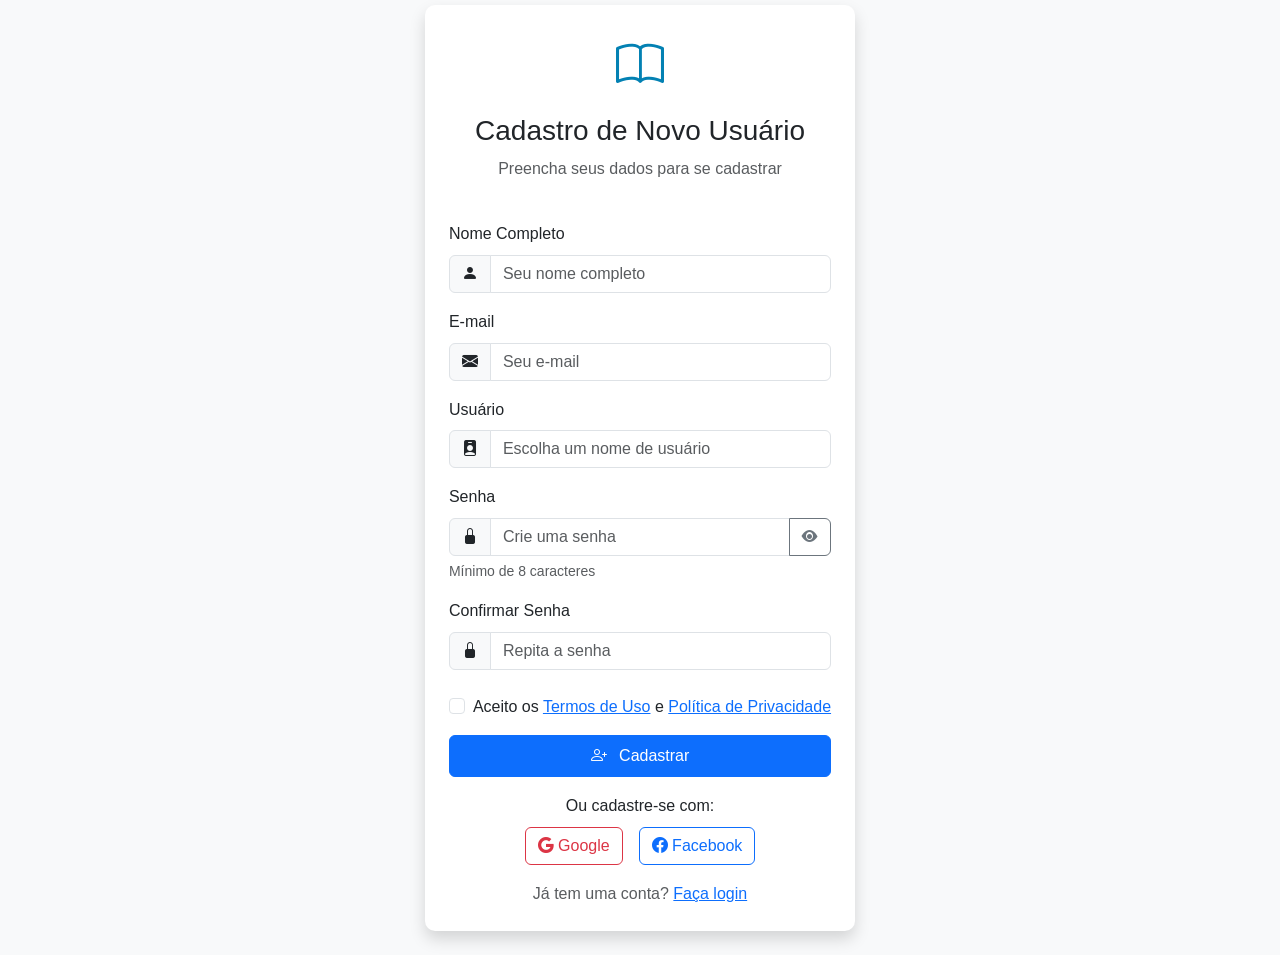
<file: cadastro.html>
<!DOCTYPE html>
<html lang="pt-BR">
<head>
  <meta charset="UTF-8">
  <title>Cadastro - Gnosis</title>
  <meta name="viewport" content="width=device-width, initial-scale=1">
  <link rel="stylesheet" href="https://cdn.jsdelivr.net/npm/bootstrap@5.3.3/dist/css/bootstrap.min.css">
  <link rel="stylesheet" href="https://cdn.jsdelivr.net/npm/bootstrap-icons@1.11.1/font/bootstrap-icons.css">
  <link rel="stylesheet" href="style.css">
</head>
<body class="bg-light d-flex justify-content-center align-items-center vh-100">
<div class="login-container">
  <div class="card p-4 shadow" style="width: 100%; max-width: 500px; border-radius: 10px;">
    <div class="text-center mb-4">
      <i class="bi bi-book" style="font-size: 3rem; color: var(--primary-color);"></i>
      <h3 class="mt-2">Cadastro de Novo Usuário</h3>
      <p class="text-muted">Preencha seus dados para se cadastrar</p>
    </div>
    
    <form id="formCadastro">
      <div class="mb-3">
        <label for="nome" class="form-label">Nome Completo</label>
        <div class="input-group">
          <span class="input-group-text"><i class="bi bi-person-fill"></i></span>
          <input type="text" id="nome" name="nome" class="form-control" placeholder="Seu nome completo" required>
        </div>
      </div>
      
      <div class="mb-3">
        <label for="email" class="form-label">E-mail</label>
        <div class="input-group">
          <span class="input-group-text"><i class="bi bi-envelope-fill"></i></span>
          <input type="email" id="email" name="email" class="form-control" placeholder="Seu e-mail" required>
        </div>
      </div>
      
      <div class="mb-3">
        <label for="usuario" class="form-label">Usuário</label>
        <div class="input-group">
          <span class="input-group-text"><i class="bi bi-person-badge-fill"></i></span>
          <input type="text" id="usuario" name="usuario" class="form-control" placeholder="Escolha um nome de usuário" required>
        </div>
        <div class="form-text" id="usuario-feedback"></div>
      </div>
      
      <div class="mb-3">
        <label for="senha" class="form-label">Senha</label>
        <div class="input-group">
          <span class="input-group-text"><i class="bi bi-lock-fill"></i></span>
          <input type="password" id="senha" name="senha" class="form-control" placeholder="Crie uma senha" required>
          <button class="btn btn-outline-secondary" type="button" id="togglePassword">
            <i class="bi bi-eye-fill"></i>
          </button>
        </div>
        <div class="form-text">Mínimo de 8 caracteres</div>
      </div>
      
      <div class="mb-4">
        <label for="confirmarSenha" class="form-label">Confirmar Senha</label>
        <div class="input-group">
          <span class="input-group-text"><i class="bi bi-lock-fill"></i></span>
          <input type="password" id="confirmarSenha" name="confirmarSenha" class="form-control" placeholder="Repita a senha" required>
        </div>
        <div class="invalid-feedback" id="senha-feedback"></div>
      </div>
      
      <div class="mb-3 form-check">
        <input type="checkbox" class="form-check-input" id="termos" required>
        <label class="form-check-label" for="termos">Aceito os <a href="#" data-bs-toggle="modal" data-bs-target="#termosModal">Termos de Uso</a> e <a href="#">Política de Privacidade</a></label>
      </div>
      
      <button type="submit" class="btn btn-primary w-100 py-2 mb-3">
        <i class="bi bi-person-plus me-2"></i> Cadastrar
      </button>
      
      <div class="text-center">
        <p class="mb-2">Ou cadastre-se com:</p>
        <div class="d-flex justify-content-center gap-3">
          <button type="button" class="btn btn-outline-danger">
            <i class="bi bi-google"></i> Google
          </button>
          <button type="button" class="btn btn-outline-primary">
            <i class="bi bi-facebook"></i> Facebook
          </button>
        </div>
        <p class="mt-3 mb-0 text-muted">Já tem uma conta? <a href="login.html" class="text-primary">Faça login</a></p>
      </div>
    </form>
  </div>
</div>

<!-- Modal Termos de Uso -->
<div class="modal fade" id="termosModal" tabindex="-1" aria-hidden="true">
  <div class="modal-dialog modal-lg">
    <div class="modal-content">
      <div class="modal-header">
        <h5 class="modal-title">Termos de Uso</h5>
        <button type="button" class="btn-close" data-bs-dismiss="modal" aria-label="Close"></button>
      </div>
      <div class="modal-body">
        <h6>1. Aceitação dos Termos</h6>
        <p>Ao se cadastrar no sistema Gnosis, você concorda com estes termos de uso...</p>
        
        <h6>2. Uso do Sistema</h6>
        <p>O sistema é destinado exclusivamente para fins educacionais...</p>
        
        <h6>3. Responsabilidades</h6>
        <p>O usuário é responsável por manter a confidencialidade de sua senha...</p>
      </div>
      <div class="modal-footer">
        <button type="button" class="btn btn-secondary" data-bs-dismiss="modal">Fechar</button>
      </div>
    </div>
  </div>
</div>

<script src="https://cdn.jsdelivr.net/npm/bootstrap@5.3.3/dist/js/bootstrap.bundle.min.js"></script>
<script>
  // Função para verificar se usuário já existe
  function verificarUsuarioExistente(usuario) {
    const usuarios = JSON.parse(localStorage.getItem('usuarios') || '[]');
    return usuarios.some(u => u.usuario === usuario);
  }

  // Alternar visibilidade da senha
  document.getElementById('togglePassword').addEventListener('click', function() {
    const senha = document.getElementById('senha');
    const icon = this.querySelector('i');
    if (senha.type === 'password') {
      senha.type = 'text';
      icon.classList.remove('bi-eye-fill');
      icon.classList.add('bi-eye-slash-fill');
    } else {
      senha.type = 'password';
      icon.classList.remove('bi-eye-slash-fill');
      icon.classList.add('bi-eye-fill');
    }
  });

  // Validação em tempo real do usuário
  document.getElementById('usuario').addEventListener('blur', function() {
    const usuario = this.value.trim();
    const feedback = document.getElementById('usuario-feedback');
    
    if (usuario.length < 4) {
      feedback.textContent = 'O usuário deve ter pelo menos 4 caracteres';
      feedback.style.color = 'red';
    } else if (verificarUsuarioExistente(usuario)) {
      feedback.textContent = 'Este usuário já está em uso';
      feedback.style.color = 'red';
    } else {
      feedback.textContent = 'Usuário disponível';
      feedback.style.color = 'green';
    }
  });

  // Validação do formulário
  document.getElementById('formCadastro').addEventListener('submit', function(e) {
    e.preventDefault();
    
    const nome = document.getElementById('nome').value.trim();
    const email = document.getElementById('email').value.trim();
    const usuario = document.getElementById('usuario').value.trim();
    const senha = document.getElementById('senha').value;
    const confirmarSenha = document.getElementById('confirmarSenha').value;
    const feedback = document.getElementById('senha-feedback');
    
    // Validações
    if (senha !== confirmarSenha) {
      feedback.textContent = 'As senhas não coincidem!';
      feedback.style.display = 'block';
      document.getElementById('confirmarSenha').classList.add('is-invalid');
      return;
    }
    
    if (senha.length < 8) {
      feedback.textContent = 'A senha deve ter no mínimo 8 caracteres!';
      feedback.style.display = 'block';
      document.getElementById('senha').classList.add('is-invalid');
      return;
    }
    
    if (verificarUsuarioExistente(usuario)) {
      alert('Este usuário já está cadastrado!');
      return;
    }
    
    // Cadastro do usuário
    const novoUsuario = {
      id: Date.now(),
      nome,
      email,
      usuario,
      senha, // Em aplicação real, isso seria hash da senha
      dataCadastro: new Date().toISOString()
    };
    
    const usuarios = JSON.parse(localStorage.getItem('usuarios') || '[]');
    usuarios.push(novoUsuario);
    localStorage.setItem('usuarios', JSON.stringify(usuarios));
    localStorage.setItem('usuarioLogado', JSON.stringify(novoUsuario));
    
    alert('Cadastro realizado com sucesso! Redirecionando...');
    window.location.href = 'index.html';
  });
</script>

<script>
  function verificarUsuarioExistente(usuario) {
    const usuarios = JSON.parse(localStorage.getItem('usuarios') || '[]');
    return usuarios.some(u => u.usuario === usuario);
  }

  document.getElementById('formCadastro').addEventListener('submit', function(e) {
    e.preventDefault();

    const nome = document.getElementById('nome').value.trim();
    const email = document.getElementById('email').value.trim();
    const usuario = document.getElementById('usuario').value.trim();
    const senha = document.getElementById('senha').value;
    const confirmarSenha = document.getElementById('confirmarSenha').value;

    if (senha !== confirmarSenha) {
      alert('As senhas não coincidem!');
      return;
    }

    if (verificarUsuarioExistente(usuario)) {
      alert('Este nome de usuário já está em uso.');
      return;
    }

    const novoUsuario = { nome, email, usuario, senha };
    const usuarios = JSON.parse(localStorage.getItem('usuarios') || '[]');
    usuarios.push(novoUsuario);
    localStorage.setItem('usuarios', JSON.stringify(usuarios));

    alert('Cadastro realizado com sucesso! Redirecionando para o login...');
    window.location.href = 'login.html';
  });

  document.getElementById('togglePassword').addEventListener('click', function() {
    const senha = document.getElementById('senha');
    const icon = this.querySelector('i');
    if (senha.type === 'password') {
      senha.type = 'text';
      icon.classList.remove('bi-eye-fill');
      icon.classList.add('bi-eye-slash-fill');
    } else {
      senha.type = 'password';
      icon.classList.remove('bi-eye-slash-fill');
      icon.classList.add('bi-eye-fill');
    }
  });
</script>

</body>
</html>
</file>
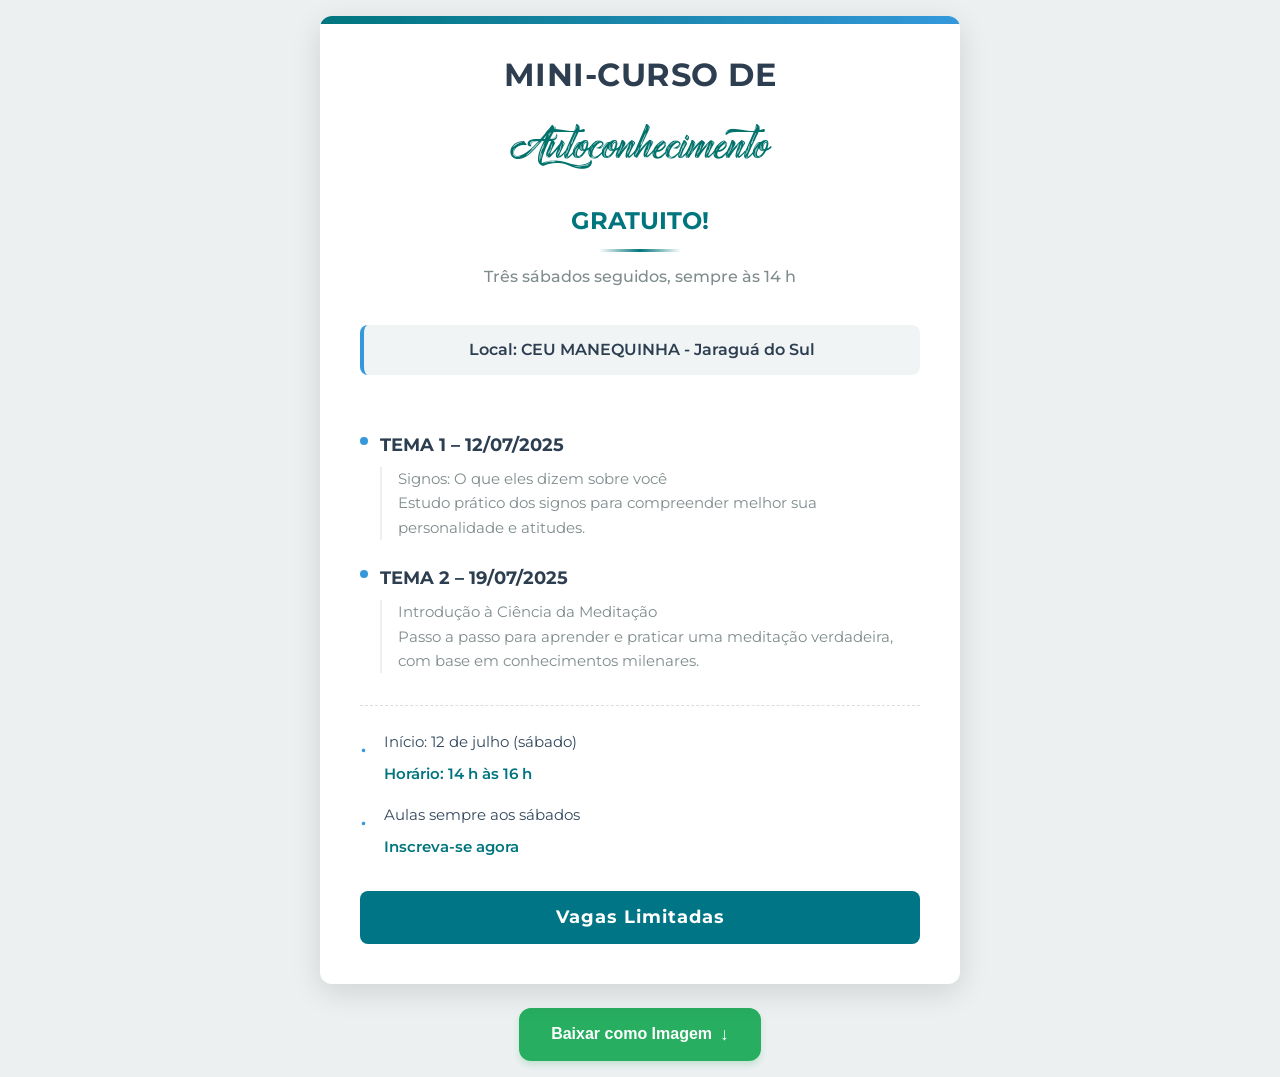
<file: divulga.html>
<!DOCTYPE html>
<html lang="pt-BR">
<head>
    <meta charset="UTF-8">
    <meta name="viewport" content="width=device-width, initial-scale=1.0">
    <title>Mini-Curso de Autoconhecimento</title>
    <link rel="preconnect" href="https://fonts.googleapis.com">
    <link rel="preconnect" href="https://fonts.gstatic.com" crossorigin>
    <link href="https://fonts.googleapis.com/css2?family=Montserrat:wght@400;600;700&display=swap" rel="stylesheet">
    <style>
        :root {
            --primary: #2c3e50;
            --secondary: #00757e;
            --accent: #3498db;
            --light: #ecf0f1;
            --dark: #2c3e50;
            --text: #34495e;
            --text-light: #7f8c8d;
            --success: #27ae60;
            --border-radius: 12px;
            --box-shadow: 0 8px 30px rgba(0, 0, 0, 0.12);
            --transition: all 0.3s cubic-bezier(0.25, 0.8, 0.25, 1);
        }

        @font-face {
            font-family: 'Amontillado';
            src: url('Amontillado.ttf') format('truetype');
            font-weight: normal;
            font-style: normal;
        }
        
        * {
            margin: 0;
            padding: 0;
            box-sizing: border-box;
        }
        
        body {
            font-family: 'Montserrat', sans-serif;
            background-color: var(--light);
            display: grid;
            place-items: center;
            min-height: 100vh;
            padding: 1rem;
            line-height: 1.6;
            color: var(--text);
        }
        
        .poster-container {
            width: 100%;
            max-width: 640px;
            display: grid;
            gap: 1.5rem;
        }
        
        .poster {
            width: 100%;
            background-color: rgb(255, 255, 255);
            border-radius: var(--border-radius);
            box-shadow: var(--box-shadow);
            padding: 2.5rem;
            overflow: hidden;
            position: relative;
        }

        .poster::before {
            content: "";
            position: absolute;
            top: 0;
            left: 0;
            width: 100%;
            height: 8px;
            background: linear-gradient(90deg, var(--secondary), var(--accent));
        }
        
        .header {
            text-align: center;
            margin-bottom: 2rem;
            display: grid;
            gap: 0.75rem;
        }
        
        h1 {
            color: var(--dark);
            font-size: clamp(1.75rem, 4vw, 2rem);
            margin-bottom: 0.5rem;
            text-transform: uppercase;
            font-weight: 700;
            letter-spacing: 0.5px;
            line-height: 1.2;
        }
        
        h1 span {
            font-family: 'Amontillado', serif;
            letter-spacing: 0px;
            text-transform: none;
            font-weight: normal;
            display: block;
            line-height: 1;
            margin-top: 0.5rem;
            font-size: clamp(3.5rem, 10vw, 5rem);
            color: rgb(0, 114, 108);
            text-shadow: 2px 2px 4px rgba(255, 255, 255, 0.5);
        }

        .gratuito {
            color: var(--secondary);
            font-weight: 700;
            font-size: clamp(1.25rem, 3vw, 1.5rem);
            text-align: center;
            position: relative;
            display: inline-block;
            align-self: center;
            margin: 0 auto;
        }

        .gratuito::after {
            content: "";
            display: block;
            width: 60%;
            height: 3px;
            background: linear-gradient(90deg, transparent, var(--secondary), transparent);
            margin: 0.5rem auto 0;
        }
        
        .info-line {
            font-size: 1rem;
            color: var(--text-light);
            text-align: center;
            font-weight: 500;
        }
        
        .local {
            font-weight: 600;
            margin: 1.5rem 0;
            text-align: center;
            color: var(--dark);
            background-color: rgba(236, 240, 241, 0.7);
            padding: 0.75rem;
            border-radius: 8px;
            border-left: 4px solid var(--accent);
        }
        
        .themes-container {
            display: grid;
            gap: 1.5rem;
            margin: 2rem 0;
        }

        .theme {
            padding-left: 1.25rem;
            position: relative;
        }
        
        .theme::before {
            content: "";
            position: absolute;
            left: 0;
            top: 0.35em;
            width: 8px;
            height: 8px;
            background-color: var(--accent);
            border-radius: 50%;
        }
        
        .theme-title {
            font-weight: 700;
            color: var(--dark);
            font-size: 1.1rem;
            margin-bottom: 0.5rem;
        }
        
        .theme-description {
            color: var(--text-light);
            font-size: 0.95rem;
            padding-left: 1rem;
            border-left: 2px solid var(--light);
        }
        
        .details {
            display: grid;
            gap: 1rem;
            margin-top: 2rem;
            padding-top: 1.5rem;
            border-top: 1px dashed #ddd;
        }

        .detail-item {
            display: grid;
            gap: 0.5rem;
            color: var(--text);
            font-size: 0.95rem;
            padding-left: 1.5rem;
            position: relative;
        }

        .detail-item::before {
            content: "•";
            color: var(--accent);
            font-size: 1.5rem;
            position: absolute;
            left: 0;
            top: 0;
        }
        
        .detail-item h3 {
            font-weight: 600;
            color: var(--secondary);
            font-size: 0.95rem;
            margin: 0;
        }
        
        .vagas {
            text-align: center;
            font-weight: 700;
            margin-top: 2rem;
            font-size: 1.1rem;
            letter-spacing: 1px;
            padding: 0.75rem;
            background-color: rgb(0, 117, 133);
            border-radius: 8px;
            color: rgb(255, 255, 255);
        }
        
        .download-btn {
            background-color: var(--success);
            color: white;
            border: none;
            padding: 1rem 2rem;
            font-size: 1rem;
            font-weight: 600;
            border-radius: var(--border-radius);
            cursor: pointer;
            transition: var(--transition);
            box-shadow: 0 4px 6px rgba(39, 174, 96, 0.2);
            width: fit-content;
            justify-self: center;
            display: flex;
            align-items: center;
            gap: 0.5rem;
        }
        
        .download-btn:hover {
            transform: translateY(-2px);
            box-shadow: 0 6px 12px rgba(39, 174, 96, 0.3);
        }

        .download-btn::after {
            content: "↓";
            font-size: 1.1rem;
        }

        @media (max-width: 640px) {
            .poster {
                padding: 1.75rem;
            }
        }

        @media (max-width: 480px) {
            .poster {
                padding: 1.5rem 1.25rem;
            }

            h1 span {
                font-size: clamp(3rem, 12vw, 4rem);
            }

            .theme, .detail-item {
                font-size: 0.9rem;
            }
        }
    </style>
</head>
<body>
    <div class="poster-container">
        <div class="poster" id="poster">
            <div class="header">
                <h1>MINI-CURSO DE <span>Autoconhecimento</span></h1>
                <div class="gratuito">GRATUITO!</div>
                <div class="info-line">Três sábados seguidos, sempre às 14 h</div>
                <div class="local">Local: CEU MANEQUINHA - Jaraguá do Sul</div>
            </div>
            
            <div class="themes-container">
                <div class="theme">
                    <div class="theme-title">TEMA 1 – 12/07/2025</div>
                    <div class="theme-description">
                        Signos: O que eles dizem sobre você<br>
                        Estudo prático dos signos para compreender melhor sua personalidade e atitudes.
                    </div>
                </div>
                
                <div class="theme">
                    <div class="theme-title">TEMA 2 – 19/07/2025</div>
                    <div class="theme-description">
                        Introdução à Ciência da Meditação<br>
                        Passo a passo para aprender e praticar uma meditação verdadeira, com base em conhecimentos milenares.
                    </div>
                </div>
            </div>
            
            <div class="details">
                <div class="detail-item">
                    Início: 12 de julho (sábado)
                    <h3>Horário: 14 h às 16 h</h3>
                </div>
                
                <div class="detail-item">
                    Aulas sempre aos sábados
                    <h3>Inscreva-se agora</h3>
                </div>
            </div>
            
            <div class="vagas">Vagas Limitadas</div>
        </div>
        
        <button class="download-btn" id="downloadBtn">Baixar como Imagem</button>
    </div>

    <script src="https://html2canvas.hertzen.com/dist/html2canvas.min.js"></script>
    <script>
        document.getElementById('downloadBtn').addEventListener('click', function() {
            const poster = document.getElementById('poster');
            this.disabled = true;
            this.textContent = "Gerando imagem...";
            
            const options = {
                scale: 3,
                logging: false,
                useCORS: true,
                allowTaint: true,
                backgroundColor: '#ffffff'
            };
            
            html2canvas(poster, options).then(canvas => {
                const link = document.createElement('a');
                link.download = 'mini-curso-autoconhecimento.png';
                link.href = canvas.toDataURL('image/png');
                link.click();
                
                this.disabled = false;
                this.innerHTML = 'Baixar como Imagem <span style="font-size:1.1rem">↓</span>';
            });
        });
    </script>
</body>
</html>
</file>
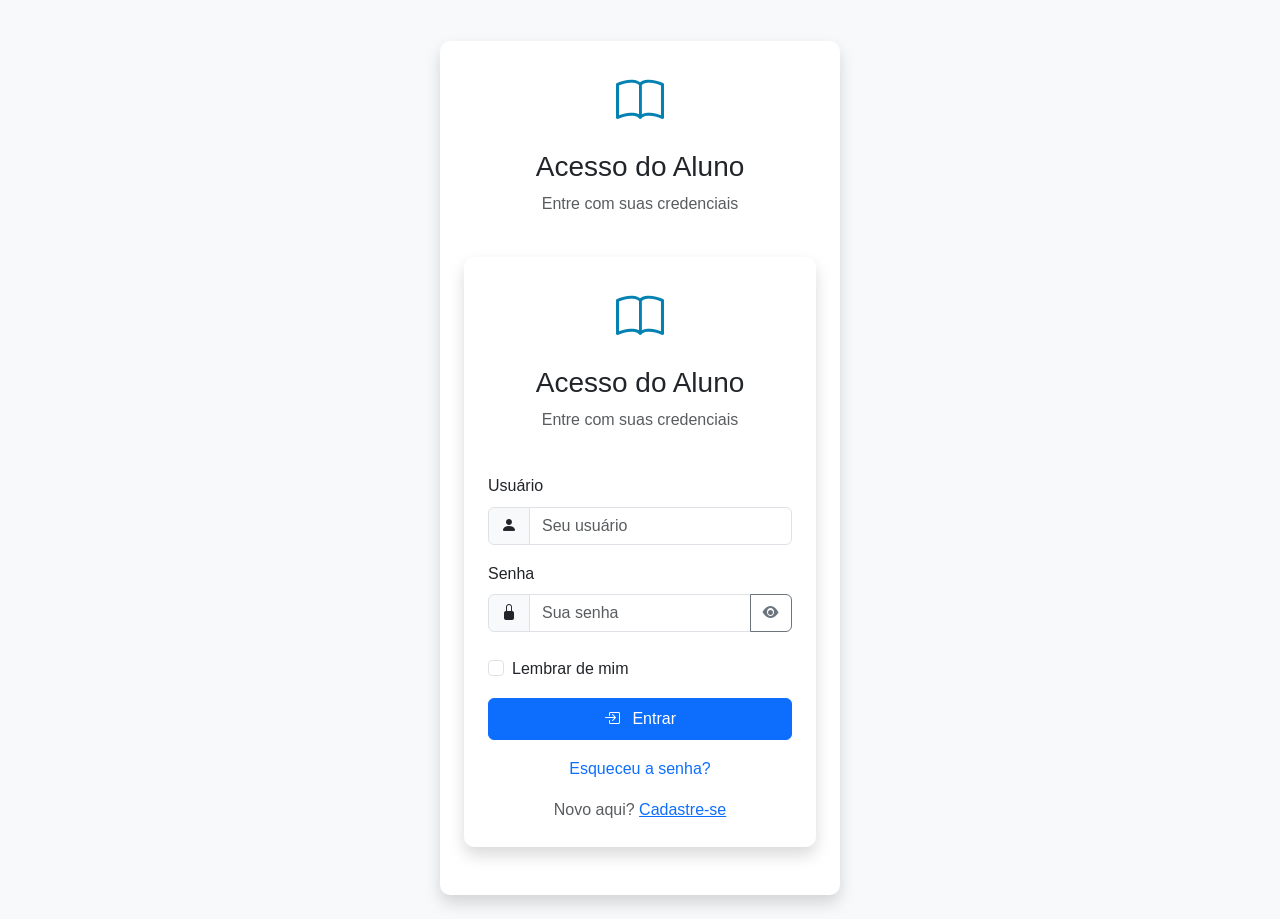
<file: login.html>
<!DOCTYPE html>
<html lang="pt-BR">
<head>
  <meta charset="UTF-8">
  <title>Login - Gnosis</title>
  <meta name="viewport" content="width=device-width, initial-scale=1">
  <link rel="stylesheet" href="https://cdn.jsdelivr.net/npm/bootstrap@5.3.3/dist/css/bootstrap.min.css">
  <link rel="stylesheet" href="https://cdn.jsdelivr.net/npm/bootstrap-icons@1.11.1/font/bootstrap-icons.css">
  <link rel="stylesheet" href="style.css">
</head>
<body class="bg-light d-flex justify-content-center align-items-center vh-100">
<div class="login-container">
  <div class="card p-4 shadow" style="width: 100%; max-width: 400px; border-radius: 10px;">
    <div class="text-center mb-4">
      <i class="bi bi-book" style="font-size: 3rem; color: var(--primary-color);"></i>
      <h3 class="mt-2">Acesso do Aluno</h3>
      <p class="text-muted">Entre com suas credenciais</p>
    </div>
    <!DOCTYPE html>
<html lang="pt-BR">
<head>
  <meta charset="UTF-8">
  <title>Login - Gnosis</title>
  <meta name="viewport" content="width=device-width, initial-scale=1">
  <link rel="stylesheet" href="https://cdn.jsdelivr.net/npm/bootstrap@5.3.3/dist/css/bootstrap.min.css">
  <link rel="stylesheet" href="https://cdn.jsdelivr.net/npm/bootstrap-icons@1.11.1/font/bootstrap-icons.css">
  <link rel="stylesheet" href="style.css">
</head>
<body class="bg-light d-flex justify-content-center align-items-center vh-100">
<div class="login-container">
  <div class="card p-4 shadow" style="width: 100%; max-width: 400px; border-radius: 10px;">
    <div class="text-center mb-4">
      <i class="bi bi-book" style="font-size: 3rem; color: var(--primary-color);"></i>
      <h3 class="mt-2">Acesso do Aluno</h3>
      <p class="text-muted">Entre com suas credenciais</p>
    </div>
    
    <form id="loginForm">
      <div class="mb-3">
        <label for="usuario" class="form-label">Usuário</label>
        <div class="input-group">
          <span class="input-group-text"><i class="bi bi-person-fill"></i></span>
          <input type="text" id="usuario" name="usuario" class="form-control" placeholder="Seu usuário" required>
        </div>
      </div>
      
      <div class="mb-4">
        <label for="senha" class="form-label">Senha</label>
        <div class="input-group">
          <span class="input-group-text"><i class="bi bi-lock-fill"></i></span>
          <input type="password" id="senha" name="senha" class="form-control" placeholder="Sua senha" required>
          <button class="btn btn-outline-secondary" type="button" id="togglePassword">
            <i class="bi bi-eye-fill"></i>
          </button>
        </div>
        <div class="invalid-feedback" id="login-feedback"></div>
      </div>
      
      <div class="mb-3 form-check">
        <input type="checkbox" class="form-check-input" id="lembrar">
        <label class="form-check-label" for="lembrar">Lembrar de mim</label>
      </div>
      
      <button type="submit" class="btn btn-primary w-100 py-2 mb-3">
        <i class="bi bi-box-arrow-in-right me-2"></i> Entrar
      </button>
      
      <div class="text-center">
        <a href="recuperar-senha.html" class="text-decoration-none">Esqueceu a senha?</a>
        <p class="mt-3 mb-0 text-muted">Novo aqui? <a href="cadastro.html" class="text-primary">Cadastre-se</a></p>
      </div>
    </form>
<script src="https://cdn.jsdelivr.net/npm/bootstrap@5.3.3/dist/js/bootstrap.bundle.min.js"></script>
<script>
  // Alternar visibilidade da senha
  document.getElementById('togglePassword').addEventListener('click', function() {
    const senha = document.getElementById('senha');
    const icon = this.querySelector('i');
    if (senha.type === 'password') {
      senha.type = 'text';
      icon.classList.remove('bi-eye-fill');
      icon.classList.add('bi-eye-slash-fill');
    } else {
      senha.type = 'password';
      icon.classList.remove('bi-eye-slash-fill');
      icon.classList.add('bi-eye-fill');
    }
  });

  // Verificar credenciais
  function verificarCredenciais(usuario, senha) {
    const usuarios = JSON.parse(localStorage.getItem('usuarios') || '[]');
    return usuarios.find(u => u.usuario === usuario && u.senha === senha);
  }

  // Login
  document.getElementById('loginForm').addEventListener('submit', function(e) {
    e.preventDefault();

    const usuario = document.getElementById('usuario').value.trim();
    const senha = document.getElementById('senha').value;
    const feedback = document.getElementById('login-feedback');
    const lembrar = document.getElementById('lembrar').checked;

    const usuarioEncontrado = verificarCredenciais(usuario, senha);

    if (!usuarioEncontrado) {
      feedback.textContent = 'Usuário ou senha incorretos!';
      feedback.style.display = 'block';
      document.getElementById('senha').classList.add('is-invalid');
      return;
    }

    localStorage.setItem('usuarioLogado', JSON.stringify(usuarioEncontrado));

    if (lembrar) {
      localStorage.setItem('credenciaisSalvas', JSON.stringify({
        usuario,
        lembrar: true
      }));
    } else {
      localStorage.removeItem('credenciaisSalvas');
    }

    window.location.href = 'index.html';
  });

  // Preencher campos com dados salvos
  document.addEventListener('DOMContentLoaded', () => {
    const credenciais = JSON.parse(localStorage.getItem('credenciaisSalvas') || 'null');
    if (credenciais && credenciais.lembrar) {
      document.getElementById('usuario').value = credenciais.usuario || '';
      document.getElementById('lembrar').checked = true;
    }
  });
</script>
</body>
</html>
</file>
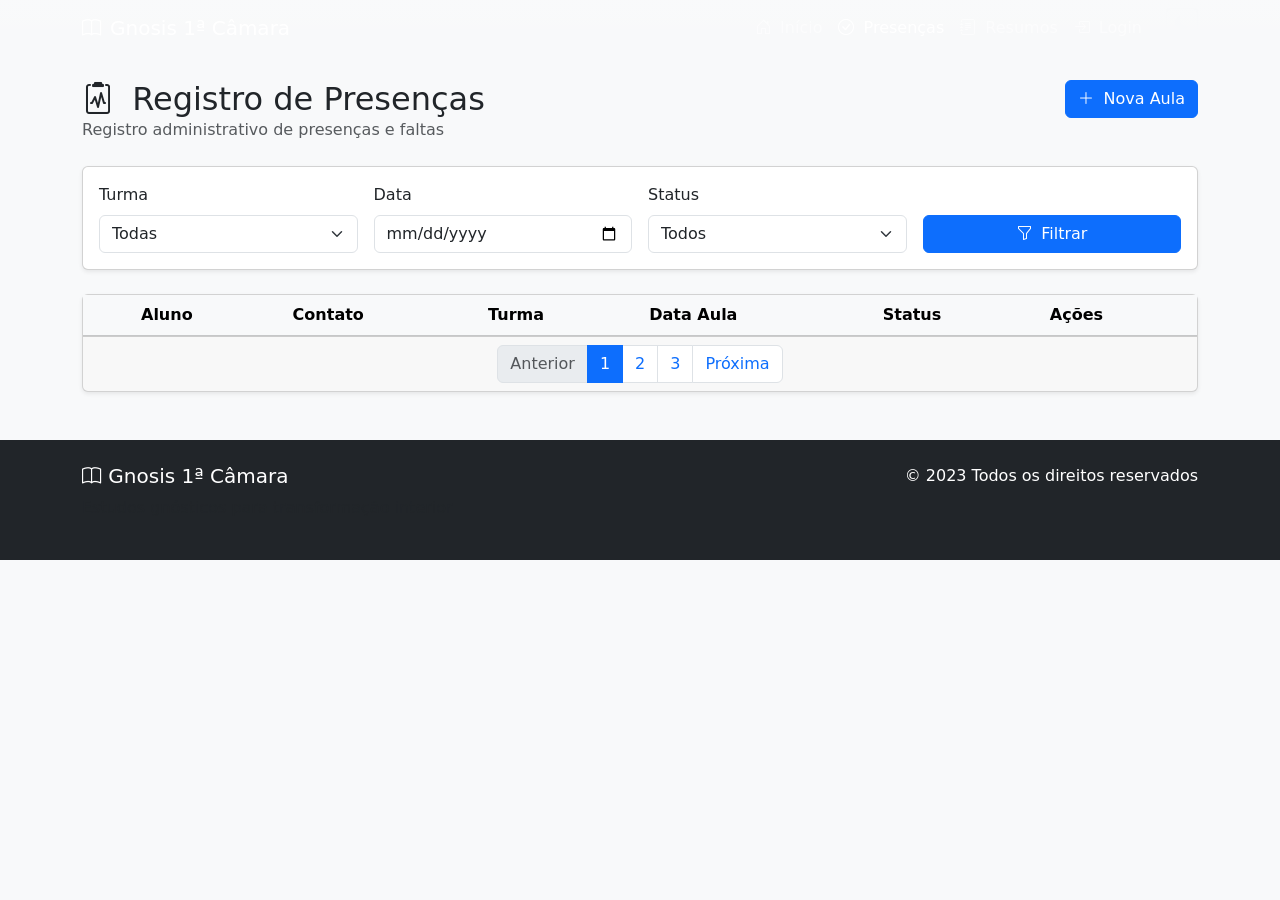
<file: presenca.html>
<!DOCTYPE html>
<html lang="pt-BR">
<head>
  <meta charset="UTF-8">
  <title>Registro de Presenças - Admin</title>
  <meta name="viewport" content="width=device-width, initial-scale=1">
  <link rel="stylesheet" href="https://cdn.jsdelivr.net/npm/bootstrap@5.3.3/dist/css/bootstrap.min.css">
  <link rel="stylesheet" href="https://cdn.jsdelivr.net/npm/bootstrap-icons@1.11.1/font/bootstrap-icons.css">
  <link rel="stylesheet" href="presenca.css">
  <script defer src="cadastro.js"></script>
</head>
<body class="bg-light">
<nav class="navbar navbar-expand-lg navbar-dark bg-gradient">
  <div class="container">
    <a class="navbar-brand d-flex align-items-center" href="index.html">
      <i class="bi bi-book me-2"></i>
      <span>Gnosis 1ª Câmara</span>
    </a>
    <button class="navbar-toggler" type="button" data-bs-toggle="collapse" data-bs-target="#navbarNav">
      <span class="navbar-toggler-icon"></span>
    </button>
    <div class="collapse navbar-collapse" id="navbarNav">
      <ul class="navbar-nav ms-auto">
        <li class="nav-item"><a class="nav-link" href="index.html"><i class="bi bi-house-door me-1"></i> Início</a></li>
        <li class="nav-item"><a class="nav-link active" href="#"><i class="bi bi-check-circle me-1"></i> Presenças</a></li>
        <li class="nav-item"><a class="nav-link" href="resumos.html"><i class="bi bi-journal-text me-1"></i> Resumos</a></li>
        <li class="nav-item"><a class="nav-link" href="login.html"><i class="bi bi-box-arrow-in-right me-1"></i> Login</a></li>
        <li class="nav-item">
          <button class="btn btn-sm btn-outline-light ms-3" onclick="toggleDarkMode()" id="darkModeToggle">
            <i class="bi bi-moon-fill"></i>
          </button>
        </li>
      </ul>
    </div>
  </div>
</nav>

<div class="container my-4">
  <div class="row mb-4">
    <div class="col-12">
      <div class="d-flex justify-content-between align-items-center">
        <h2 class="mb-0"><i class="bi bi-clipboard2-pulse me-2"></i> Registro de Presenças</h2>
        <button class="btn btn-primary" data-bs-toggle="modal" data-bs-target="#novaAulaModal">
          <i class="bi bi-plus-lg me-1"></i> Nova Aula
        </button>
      </div>
      <p class="text-muted mb-0">Registro administrativo de presenças e faltas</p>
    </div>
  </div>
  
  <!-- Filtros -->
  <div class="row mb-4">
    <div class="col-12">
      <div class="card shadow-sm">
        <div class="card-body">
          <form id="filtroForm">
            <div class="row g-3">
              <div class="col-md-3">
                <label for="filtroTurma" class="form-label">Turma</label>
                <select class="form-select" id="filtroTurma">
                  <option value="">Todas</option>
                  <option>1ª Câmara</option>
                  <option>2ª Câmara</option>
                  <option>3ª Câmara</option>
                </select>
              </div>
              <div class="col-md-3">
                <label for="filtroData" class="form-label">Data</label>
                <input type="date" class="form-control" id="filtroData">
              </div>
              <div class="col-md-3">
                <label for="filtroStatus" class="form-label">Status</label>
                <select class="form-select" id="filtroStatus">
                  <option value="">Todos</option>
                  <option>Presente</option>
                  <option>Falta</option>
                  <option>Justificada</option>
                  <option>Reposição</option>
                </select>
              </div>
              <div class="col-md-3 d-flex align-items-end">
                <button type="submit" class="btn btn-primary w-100">
                  <i class="bi bi-funnel me-1"></i> Filtrar
                </button>
              </div>
            </div>
          </form>
        </div>
      </div>
    </div>
  </div>
  
  <!-- Lista de Registros -->
  <div class="row">
    <div class="col-12">
      <div class="card shadow-sm">
        <div class="card-body p-0">
          <div class="table-responsive">
            <table class="table table-hover mb-0">
              <thead class="table-light">
                <tr>
                  <th width="50px"></th>
                  <th>Aluno</th>
                  <th>Contato</th>
                  <th>Turma</th>
                  <th>Data Aula</th>
                  <th>Status</th>
                  <th>Ações</th>
                </tr>
              </thead>
              <tbody id="tabelaRegistros">
                <!-- Registros serão inseridos via JavaScript -->
</tbody>
            </table>
          </div>
        </div>
        <div class="card-footer">
          <nav aria-label="Navegação de páginas">
            <ul class="pagination justify-content-center mb-0">
              <li class="page-item disabled">
                <a class="page-link" href="#" tabindex="-1">Anterior</a>
              </li>
              <li class="page-item active"><a class="page-link" href="#">1</a></li>
              <li class="page-item"><a class="page-link" href="#">2</a></li>
              <li class="page-item"><a class="page-link" href="#">3</a></li>
              <li class="page-item">
                <a class="page-link" href="#">Próxima</a>
              </li>
            </ul>
          </nav>
        </div>
      </div>
    </div>
  </div>
</div>





<!-- Modal Nova Aula -->
<div class="modal fade" id="novaAulaModal" tabindex="-1" aria-hidden="true">
  <div class="modal-dialog modal-lg">
    <div class="modal-content">
      <div class="modal-header">
        <h5 class="modal-title" id="modalTitulo">Registrar Nova Aula</h5>
        <button type="button" class="btn-close" data-bs-dismiss="modal" aria-label="Close"></button>
      </div>
      <div class="modal-body">
        <form id="formNovaAula">
          <div class="row g-3">
            <div class="col-md-6">
              <label for="dataAula" class="form-label">Data da Aula</label>
              <input type="date" class="form-control" id="dataAula" name="dataAula" required>
            </div>
            <div class="col-md-6">
              <label for="turma" class="form-label">Turma</label>
              <select class="form-select" id="turma" name="turma" required>
                <option value="">Selecione</option>
                <option>1ª Câmara</option>
                <option>2ª Câmara</option>
                <option>3ª Câmara</option>
              </select>
            </div>
            <div class="col-12">
              <label for="tema" class="form-label">Tema da Aula</label>
              <input type="text" class="form-control" id="tema" name="tema" placeholder="Ex: Os Três Fatores" required>
            </div>
            <div class="col-md-6">
              <label for="nomeAluno" class="form-label">Nome do Aluno</label>
              <input type="text" class="form-control" id="nomeAluno" name="nomeAluno" required>
            </div>
            <div class="col-md-6">
              <label for="emailAluno" class="form-label">Email do Aluno</label>
              <input type="email" class="form-control" id="emailAluno" name="emailAluno" required>
            </div>
            <div class="col-md-6">
              <label for="whatsappAluno" class="form-label">WhatsApp</label>
              <input type="tel" class="form-control" id="whatsappAluno" name="whatsappAluno" placeholder="(00) 00000-0000" required>
            </div>
            <div class="col-md-6">
              <label for="status" class="form-label">Status</label>
              <select class="form-select" id="status" name="status" required>
                <option value="presente">Presente</option>
                <option value="falta">Falta</option>
                <option value="justificada">Justificada</option>
                <option value="reposicao">Reposição</option>
              </select>
            </div>
          </div>
        </form>
      </div>
      <div class="modal-footer">
        <button type="button" class="btn btn-secondary" data-bs-dismiss="modal">Cancelar</button>
        <button type="submit" form="formNovaAula" class="btn btn-primary">Salvar</button>
      </div>
    </div>
  </div>
</div>

<footer class="bg-dark text-white py-4 mt-5">
  <div class="container">
    <div class="row">
      <div class="col-md-6">
        <h5><i class="bi bi-book"></i> Gnosis 1ª Câmara</h5>
        <p class="text-muted">Estudos gnósticos para transformação interior</p>
      </div>
      <div class="col-md-6 text-md-end">
        <p class="mb-0">&copy; 2023 Todos os direitos reservados</p>
      </div>
    </div>
  </div>
</footer>

<script src="https://cdn.jsdelivr.net/npm/bootstrap@5.3.3/dist/js/bootstrap.bundle.min.js"></script>

<script>
  // Função global para alternar o dark mode
  function toggleDarkMode() {
    document.body.classList.toggle('dark-mode');
    localStorage.setItem('darkMode', document.body.classList.contains('dark-mode'));
  }

  // Inicializa o dark mode
  if (localStorage.getItem('darkMode') === 'true') {
    document.body.classList.add('dark-mode');
  }
</script>

<script>
  document.addEventListener('DOMContentLoaded', function () {
    renderizarTabela(); // função definida em cadastro.js
  });
</script>

</body>
</html>
</file>
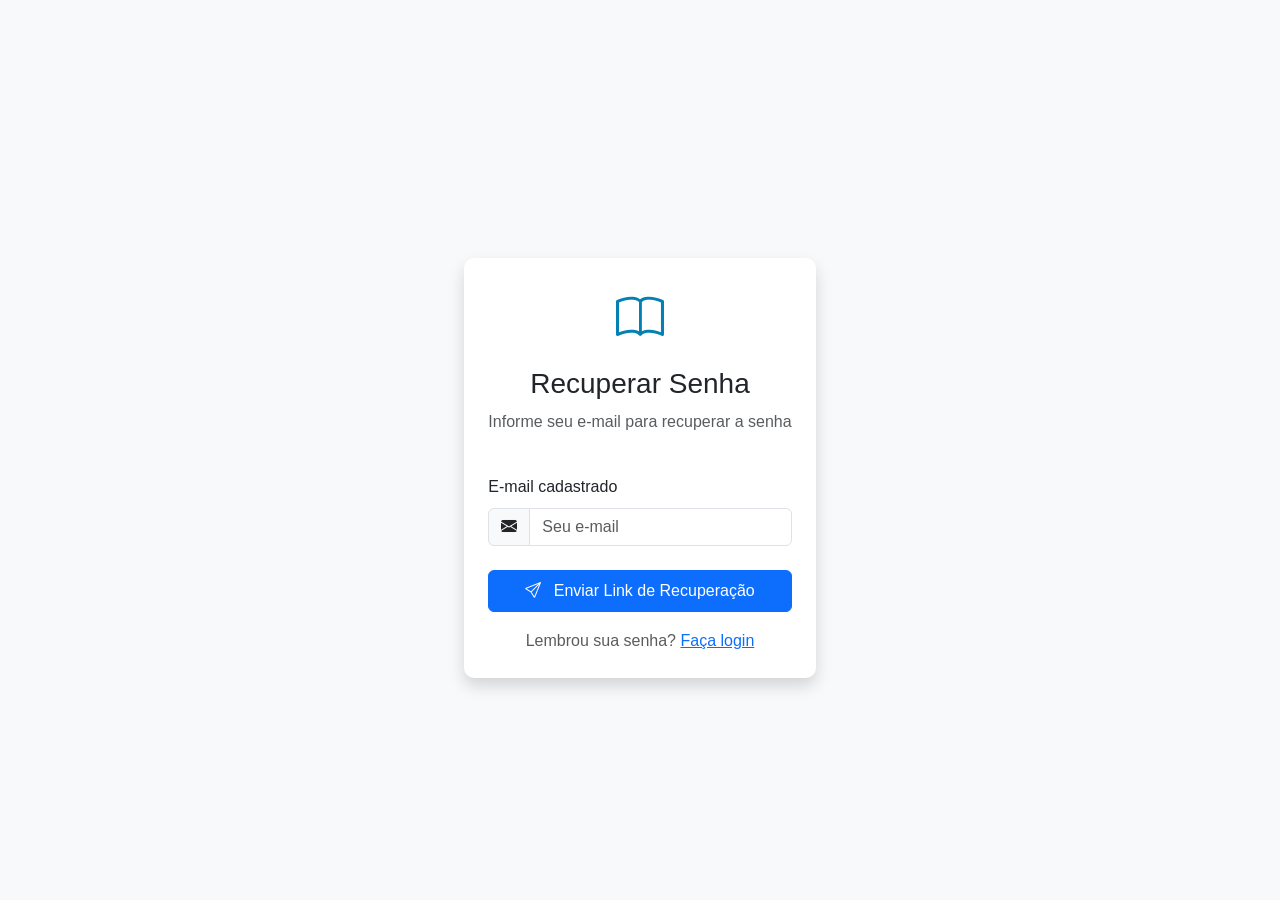
<file: recuperar-senha.html>
<!DOCTYPE html>
<html lang="pt-BR">
<head>
  <meta charset="UTF-8">
  <title>Recuperar Senha - Gnosis</title>
  <meta name="viewport" content="width=device-width, initial-scale=1">
  <link rel="stylesheet" href="https://cdn.jsdelivr.net/npm/bootstrap@5.3.3/dist/css/bootstrap.min.css">
  <link rel="stylesheet" href="https://cdn.jsdelivr.net/npm/bootstrap-icons@1.11.1/font/bootstrap-icons.css">
  <link rel="stylesheet" href="style.css">
</head>
<body class="bg-light d-flex justify-content-center align-items-center vh-100">
<div class="login-container">
  <div class="card p-4 shadow" style="width: 100%; max-width: 500px; border-radius: 10px;">
    <div class="text-center mb-4">
      <i class="bi bi-book" style="font-size: 3rem; color: var(--primary-color);"></i>
      <h3 class="mt-2">Recuperar Senha</h3>
      <p class="text-muted">Informe seu e-mail para recuperar a senha</p>
    </div>
    
    <form id="formRecuperarSenha">
      <div class="mb-4">
        <label for="email" class="form-label">E-mail cadastrado</label>
        <div class="input-group">
          <span class="input-group-text"><i class="bi bi-envelope-fill"></i></span>
          <input type="email" id="email" class="form-control" placeholder="Seu e-mail" required>
        </div>
        <div class="invalid-feedback" id="email-feedback"></div>
      </div>
      
      <button type="submit" class="btn btn-primary w-100 py-2 mb-3">
        <i class="bi bi-send me-2"></i> Enviar Link de Recuperação
      </button>
      
      <div class="text-center">
        <p class="mb-0 text-muted">Lembrou sua senha? <a href="login.html" class="text-primary">Faça login</a></p>
      </div>
    </form>
  </div>
</div>

<script src="https://cdn.jsdelivr.net/npm/bootstrap@5.3.3/dist/js/bootstrap.bundle.min.js"></script>
<script>
  document.getElementById('formRecuperarSenha').addEventListener('submit', function(e) {
    e.preventDefault();
    
    const email = document.getElementById('email').value.trim();
    const usuarios = JSON.parse(localStorage.getItem('usuarios') || '[]');
    const usuario = usuarios.find(u => u.email === email);
    
    if (!usuario) {
      document.getElementById('email-feedback').textContent = 'E-mail não encontrado em nosso sistema!';
      document.getElementById('email-feedback').style.display = 'block';
      document.getElementById('email').classList.add('is-invalid');
      return;
    }
    
    // Simulação de envio de e-mail (em produção seria uma chamada ao backend)
    alert(`Um link de recuperação foi enviado para ${email}. Verifique sua caixa de entrada.`);
    window.location.href = 'login.html';
  });
</script>
</body>
</html>
</file>
<file: style.css>
/* ==================================== */
/* VARIÁVEIS DE TEMA           */
/* ==================================== */
:root {
  --primary-color: #0381b3; /* Azul mais escuro, para navbar e destaque */
  --secondary-color: #858796; /* Cinza suave para texto secundário */
  --dark-color: #2c3e50; /* Cor escura para elementos gerais */
  --light-color: #f8f9fc; /* Cor clara para o fundo padrão */
  --success-color: #1cc88a; /* Verde sucesso */
  --info-color: #36b9cc; /* Ciano/Azul claro para info */
  --warning-color: #f6c23e; /* Amarelo alerta */
  --danger-color: #e74a3b; /* Vermelho perigo */

  /* Variáveis para gradientes de categoria - base Bootstrap */
  --category-air-start: #0dcaf0;
  --category-air-end: #4db8ff;
  --category-earth-start: #20c997;
  --category-earth-end: #3bb78f;
  --category-water-start: #0d6efd;
  --category-water-end: #3b8bff;
  --category-fire-start: #fd7e14;
  --category-fire-end: #ff9f43;

  /* Variáveis para o Modo Escuro */
  --dark-mode-bg: #1a1a2e; /* Fundo principal no modo escuro */
  --dark-mode-card-bg: #16213e; /* Fundo dos cards no modo escuro */
  --dark-mode-border: #0f3460; /* Borda dos cards no modo escuro */
  --dark-mode-text: #e6e6e6; /* Cor do texto no modo escuro */
  --dark-mode-muted-text: #b8b8b8; /* Texto suave no modo escuro */

  /* Gradientes para Modo Escuro */
  --dark-mode-navbar-start: #2187af;
  --dark-mode-navbar-end: #1a878f;
  --dark-mode-air-start: #0a8ea8;
  --dark-mode-air-end: #2d92d8;
  --dark-mode-earth-start: #1a9e7a;
  --dark-mode-earth-end: #2a8c6e;
  --dark-mode-water-start: #0a58ca;
  --dark-mode-water-end: #2a75d8;
  --dark-mode-fire-start: #d96a0e;
  --dark-mode-fire-end: #e88a35;
  --dark-mode-psyche-start: #5d39a8;
  --dark-mode-psyche-end: #7a52c9;
  --dark-mode-philosophy-start: #1a9e7a; /* Reutilizando earth dark */
  --dark-mode-philosophy-end: #2a8c6e; /* Reutilizando earth dark */
  --dark-mode-mysticism-start: #d96a0e; /* Reutilizando fire dark */
  --dark-mode-mysticism-end: #e88a35; /* Reutilizando fire dark */
  --dark-mode-art-start: #b52a6d;
  --dark-mode-art-end: #d44f92;
}

/* ==================================== */
/* ESTILOS GERAIS          */
/* ==================================== */
body {
  font-family: 'Segoe UI', Tahoma, Geneva, Verdana, sans-serif;
  background-color: var(--light-color);
  color: #333; /* Cor de texto padrão */
  line-height: 1.6;
  padding-top: 60px; /* Espaço para o navbar fixo */
  transition: background-color 0.3s ease, color 0.3s ease; /* Transição suave para o modo escuro */
}

a:focus,
button:focus {
  outline: 2px dashed var(--info-color);
  outline-offset: 2px;
}

/* ==================================== */
/* NAVBAR FIXO              */
/* ==================================== */
.navbar {
  background: linear-gradient(135deg, var(--primary-color) 0%, #224abe 100%) !important;
  box-shadow: 0 2px 15px rgba(0, 0, 0, 0.1);
  position: fixed;
  top: 0;
  width: 100%;
  z-index: 1030;
  padding: 0.5rem 1rem;
  transition: background 0.3s ease, box-shadow 0.3s ease; /* Transição para modo escuro */
}

.navbar-brand {
  font-weight: 600;
  font-size: 1.2rem;
  display: flex;
  align-items: center;
  white-space: nowrap; /* Evita quebra de linha em telas pequenas */
}

.navbar-dark .navbar-nav .nav-link {
  color: rgba(255, 255, 255, 0.9) !important; /* Mantido !important para garantir sobrescrita do Bootstrap */
  padding: 0.5rem 1rem;
  transition: all 0.3s ease;
}

.navbar-dark .navbar-nav .nav-link:hover,
.navbar-dark .navbar-nav .nav-link.active {
  color: white !important;
  transform: translateY(-2px);
}

.navbar-dark .navbar-toggler {
  border-color: rgba(255, 255, 255, 0.5);
}

/* ==================================== */
/* MODO ESCURO             */
/* ==================================== */
body.dark-mode {
  background-color: var(--dark-mode-bg);
  color: var(--dark-mode-text);
}

body.dark-mode .navbar {
  background: linear-gradient(135deg, var(--dark-mode-navbar-start) 0%, var(--dark-mode-navbar-end) 100%) !important;
}

body.dark-mode .card {
  background-color: var(--dark-mode-card-bg);
  border-color: var(--dark-mode-border);
  color: var(--dark-mode-text);
}

body.dark-mode .card-header {
  background-color: var(--dark-mode-border) !important; /* Ajustado para consistência com border */
}

body.dark-mode .list-group-item {
  background-color: var(--dark-mode-card-bg);
  border-color: var(--dark-mode-border);
  color: var(--dark-mode-text);
}

body.dark-mode .text-muted {
  color: var(--dark-mode-muted-text) !important;
}

/* Modo escuro para cores de categoria */
body.dark-mode .category-card {
  opacity: 0.95; /* Leve opacidade para um look mais suave */
  box-shadow: 0 4px 10px rgba(0, 0, 0, 0.3);
}

body.dark-mode .bg-air {
  background: linear-gradient(135deg, var(--dark-mode-air-start) 0%, var(--dark-mode-air-end) 100%);
}

body.dark-mode .bg-earth {
  background: linear-gradient(135deg, var(--dark-mode-earth-start) 0%, var(--dark-mode-earth-end) 100%);
}

body.dark-mode .bg-water {
  background: linear-gradient(135deg, var(--dark-mode-water-start) 0%, var(--dark-mode-water-end) 100%);
}

body.dark-mode .bg-fire {
  background: linear-gradient(135deg, var(--dark-mode-fire-start) 0%, var(--dark-mode-fire-end) 100%);
}

body.dark-mode .bg-psyche {
  background: linear-gradient(135deg, var(--dark-mode-psyche-start) 0%, var(--dark-mode-psyche-end) 100%);
}

body.dark-mode .bg-philosophy {
  background: linear-gradient(135deg, var(--dark-mode-philosophy-start) 0%, var(--dark-mode-philosophy-end) 100%);
}

body.dark-mode .bg-mysticism {
  background: linear-gradient(135deg, var(--dark-mode-mysticism-start) 0%, var(--dark-mode-mysticism-end) 100%);
}

body.dark-mode .bg-art {
  background: linear-gradient(135deg, var(--dark-mode-art-start) 0%, var(--dark-mode-art-end) 100%);
}

body.dark-mode .card-footer {
  background-color: var(--dark-mode-border); /* Consistente com a borda */
  border-top: 1px solid #1a4b8c; /* Cor da borda pode ser uma variável também */
}


/* ==================================== */
/* ELEMENTOS COMUNS            */
/* ==================================== */
.hero-bg {
  background-repeat: no-repeat;
  /* Adicione mais estilos aqui se for uma imagem de fundo */
}

.card {
  border: none;
  transition: transform 0.3s ease, box-shadow 0.3s ease;
  border-radius: 8px;
  margin-bottom: 1.5rem;
}

.card:hover {
  transform: translateY(-5px);
  box-shadow: 0 10px 20px rgba(0, 0, 0, 0.15);
}

.section-title {
  position: relative;
  padding-bottom: 10px;
  margin-bottom: 20px;
}

.section-title:after {
  content: '';
  position: absolute;
  bottom: 0;
  left: 50%;
  transform: translateX(-50%);
  width: 80px;
  height: 3px;
  background: var(--primary-color);
}

/* ==================================== */
/* FONTES PERSONALIZADAS       */
/* ==================================== */
@font-face {
  font-family: 'Amontillados';
  src: url('fonts/Amontillados.ttf') format('truetype');
  font-weight: normal;
  font-style: normal;
}

/* Aplicar a nova fonte somente ao título principal */
.display-4 {
  font-family: 'Amontillados', serif;
  font-weight: normal !important;
  font-size: 10.5rem; /* Ajuste se necessário para o layout */
}

.lead {
  font-size: 1.25rem;
  font-weight: 300;
  color: var(--secondary-color);
}

/* ==================================== */
/* ESTILOS PARA CATEGORIAS        */
/* ==================================== */
.category-card {
  transition: transform 0.3s ease, box-shadow 0.3s ease;
  border: none;
  border-radius: 8px;
  overflow: hidden;
  position: relative;
  /* Ajuste para que os gradientes sejam mais vibrantes por padrão */
  color: white !important; /* Garante que o texto seja branco sobre os gradientes coloridos */
  text-decoration: none; /* Remove sublinhado padrão de links */
}

.category-card:hover {
  transform: translateY(-5px);
  box-shadow: 0 10px 20px rgba(0, 0, 0, 0.15);
}

/* Cores das categorias baseadas nos elementos */
.bg-air {
  background: linear-gradient(135deg, var(--category-air-start) 0%, var(--category-air-end) 100%);
}

.bg-earth {
  background: linear-gradient(135deg, var(--category-earth-start) 0%, var(--category-earth-end) 100%);
}

.bg-water {
  background: linear-gradient(135deg, var(--category-water-start) 0%, var(--category-water-end) 100%);
}

.bg-fire {
  background: linear-gradient(135deg, var(--category-fire-start) 0%, var(--category-fire-end) 100%);
}

/* Ícones das categorias */
.category-card i {
  transition: transform 0.3s ease;
}

.category-card:hover i {
  transform: scale(1.1);
}

/* Melhorias para cards de matérias */
.card-img-top {
  border-top-left-radius: 8px;
  border-top-right-radius: 8px;
  height: 200px; /* Altura fixa para consistência */
  object-fit: cover; /* Garante que a imagem cubra a área sem distorção */
  transition: opacity 0.3s ease;
}

.card:hover .card-img-top {
  opacity: 0.9;
}

/* Espaçamentos e margens */
.mb-section {
  margin-bottom: 5rem;
}


/* ==================================== */
/* RESPONSIVIDADE             */
/* ==================================== */
@media (max-width: 768px) {
  body {
      padding-top: 56px; /* Ajuste para mobile, altura padrão do navbar Bootstrap */
  }
  
  .navbar {
      padding: 0.5rem;
  }
  
  /* Se você tiver um hero section com esta classe */
  .hero-bg {
      padding: 4rem 0;
  }
  
  .hero-bg h1 {
      font-size: 2.2rem;
  }

  .display-4 {
      font-size: 5rem; /* Ajuste para que a fonte 'Amontillados' não seja muito grande em mobile */
  }
}






/* Container do slideshow */
.slideshow-container {
  max-width: 1000px;
  position: relative;
  margin: auto;
  overflow: hidden;
}

/* Estilo dos slides */
.mySlides {
  display: none;
  width: 100%;
  animation: fade 1.5s ease-in-out; /* Efeito de fade */
}

/* Animação de transição */
@keyframes fade {
  from {opacity: 0.4} 
  to {opacity: 1}
}

/* Controles de navegação */
.w3-left, .w3-right, .w3-badge {
  cursor: pointer;
}

.w3-badge {
  height: 13px;
  width: 13px;
  padding: 0;
  margin: 0 2px;
}

/* Efeitos hover nos controles */
.w3-left:hover, .w3-right:hover {
  background-color: rgba(0,0,0,0.2);
  border-radius: 50%;
}

/* Indicador ativo */
.w3-white {
  background-color: white !important;
}
</file>
<file: presenca.css>
/* ESTILOS PARA PÁGINA DE REGISTRO ADMIN */
.avatar {
  display: inline-flex;
  align-items: center;
  justify-content: center;
  overflow: hidden;
}

.avatar-xs {
  width: 24px;
  height: 24px;
}

.avatar-sm {
  width: 32px;
  height: 32px;
}

.avatar img {
  width: 100%;
  height: 100%;
  object-fit: cover;
}

.table th {
  white-space: nowrap;
}

.table td {
  vertical-align: middle;
}

.badge {
  font-weight: 500;
  letter-spacing: 0.5px;
}

/* Dark mode para tabelas */
body.dark-mode .table {
  color: #e6e6e6;
}

body.dark-mode .table th {
  background-color: #0f3460;
  border-color: #1a4b8c;
}

body.dark-mode .table td {
  border-color: #1a4b8c;
}

body.dark-mode .table-hover tbody tr:hover {
  background-color: rgba(15, 52, 96, 0.5);
  color: #ffffff;
}

/* Modal no dark mode */
body.dark-mode .modal-content {
  background-color: #16213e;
  border-color: #0f3460;
}

body.dark-mode .modal-header {
  border-bottom-color: #0f3460;
}

body.dark-mode .modal-footer {
  border-top-color: #0f3460;
}
</file>
